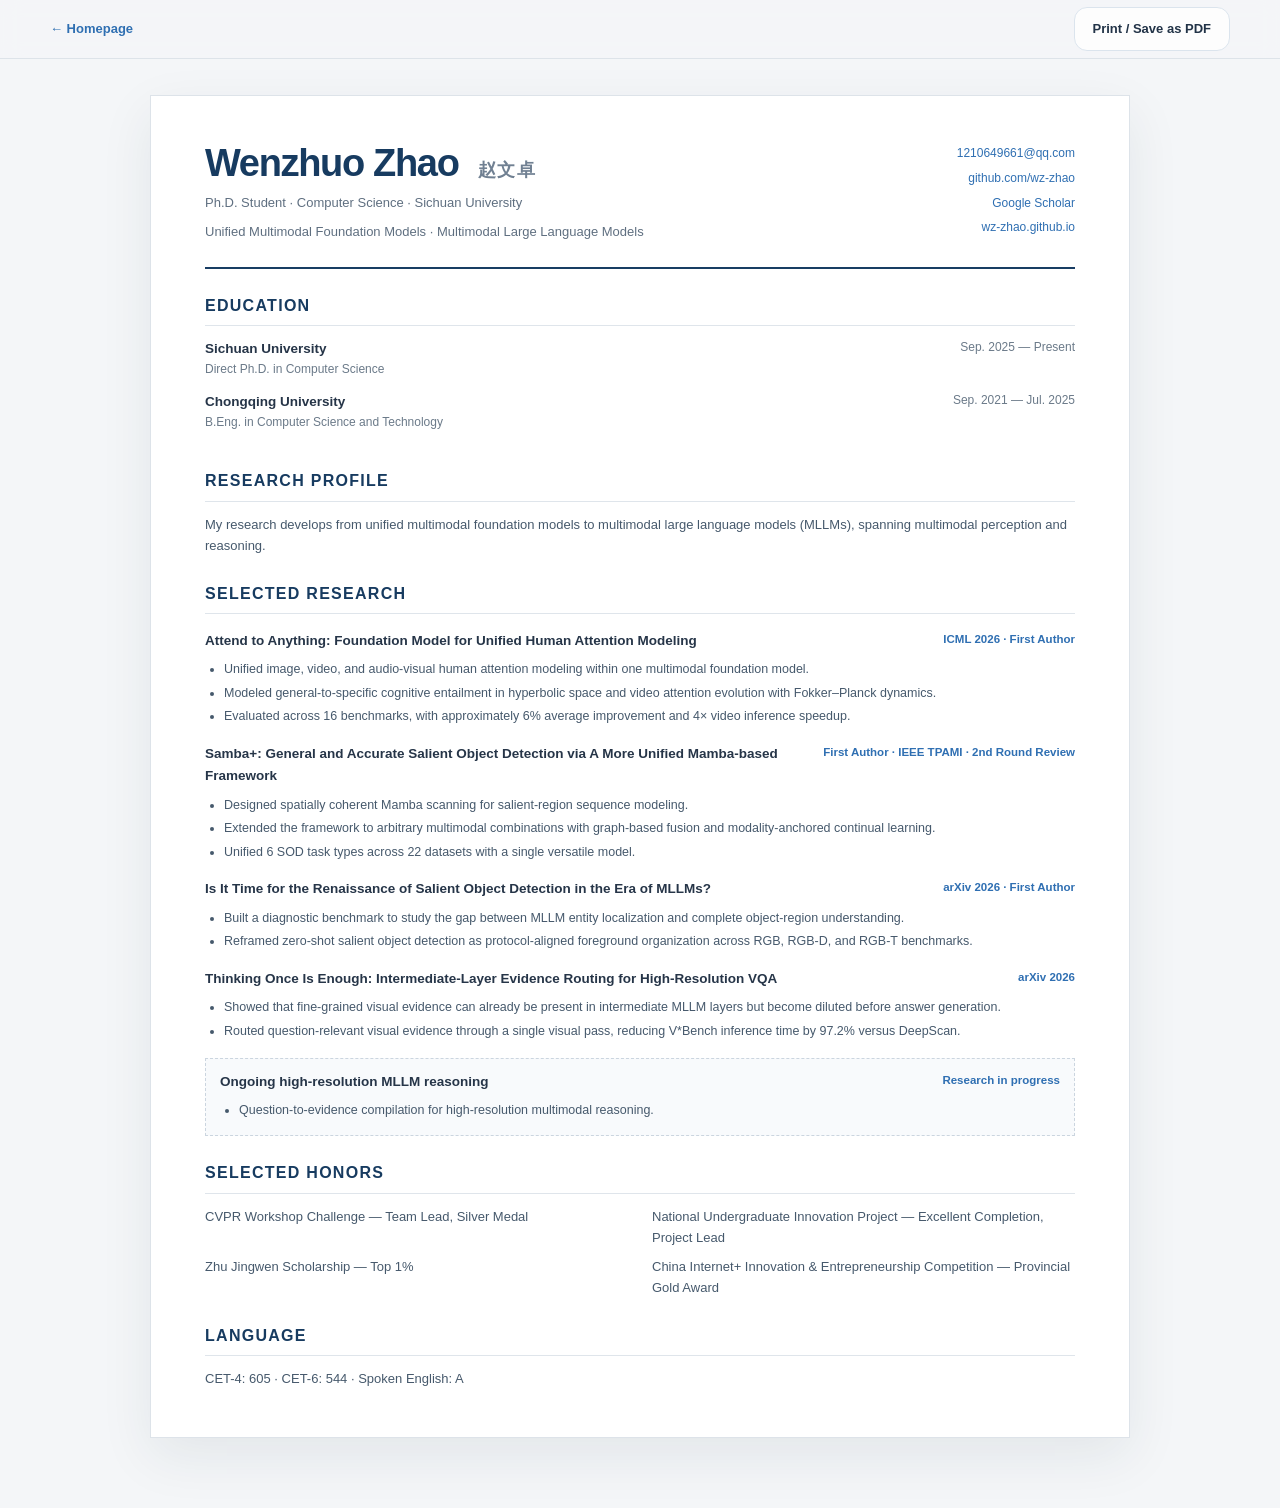
<file: cv.html>
<!doctype html>
<html lang="en">
<head>
  <meta charset="utf-8" />
  <meta name="viewport" content="width=device-width, initial-scale=1" />
  <meta name="robots" content="index,follow" />
  <meta name="description" content="Public CV of Wenzhuo Zhao, Ph.D. student at Sichuan University working on unified multimodal foundation models and multimodal large language models." />
  <title>Wenzhuo Zhao | Public CV</title>
  <link rel="icon" href="assets/favicon.svg" type="image/svg+xml" />
  <link rel="stylesheet" href="assets/style.css" />
</head>
<body class="cv-page">
  <header class="cv-topbar no-print">
    <div class="section-shell cv-topbar-inner">
      <a href="index.html">← Homepage</a>
      <button class="button button-ghost" type="button" onclick="window.print()">Print / Save as PDF</button>
    </div>
  </header>
  <main class="cv-shell">
    <header class="cv-header">
      <div>
        <h1>Wenzhuo Zhao <span>赵文卓</span></h1>
        <p>Ph.D. Student · Computer Science · Sichuan University</p>
        <p class="cv-focus">Unified Multimodal Foundation Models · Multimodal Large Language Models</p>
      </div>
      <div class="cv-contact">
        <a href="mailto:1210649661@qq.com">1210649661@qq.com</a>
        <a href="https://github.com/wz-zhao">github.com/wz-zhao</a>
        <a href="https://scholar.google.co.jp/citations?user=dNzUUAoAAAAJ&hl=en&oi=ao">Google Scholar</a>
        <a href="https://wz-zhao.github.io/">wz-zhao.github.io</a>
      </div>
    </header>

    <section class="cv-section">
      <h2>Education</h2>
      <div class="cv-row"><div><strong>Sichuan University</strong><span>Direct Ph.D. in Computer Science</span></div><time>Sep. 2025 — Present</time></div>
      <div class="cv-row"><div><strong>Chongqing University</strong><span>B.Eng. in Computer Science and Technology</span></div><time>Sep. 2021 — Jul. 2025</time></div>
    </section>

    <section class="cv-section">
      <h2>Research Profile</h2>
      <p>My research develops from unified multimodal foundation models to multimodal large language models (MLLMs), spanning multimodal perception and reasoning.</p>
    </section>

    <section class="cv-section">
      <h2>Selected Research</h2>
      <article class="cv-work">
        <div class="cv-work-head"><strong>Attend to Anything: Foundation Model for Unified Human Attention Modeling</strong><span>ICML 2026 · First Author</span></div>
        <ul>
          <li>Unified image, video, and audio-visual human attention modeling within one multimodal foundation model.</li>
          <li>Modeled general-to-specific cognitive entailment in hyperbolic space and video attention evolution with Fokker–Planck dynamics.</li>
          <li>Evaluated across 16 benchmarks, with approximately 6% average improvement and 4× video inference speedup.</li>
        </ul>
      </article>
      <article class="cv-work">
        <div class="cv-work-head"><strong>Samba+: General and Accurate Salient Object Detection via A More Unified Mamba-based Framework</strong><span>First Author · IEEE TPAMI · 2nd Round Review</span></div>
        <ul>
          <li>Designed spatially coherent Mamba scanning for salient-region sequence modeling.</li>
          <li>Extended the framework to arbitrary multimodal combinations with graph-based fusion and modality-anchored continual learning.</li>
          <li>Unified 6 SOD task types across 22 datasets with a single versatile model.</li>
        </ul>
      </article>
      <article class="cv-work">
        <div class="cv-work-head"><strong>Is It Time for the Renaissance of Salient Object Detection in the Era of MLLMs?</strong><span>arXiv 2026 · First Author</span></div>
        <ul>
          <li>Built a diagnostic benchmark to study the gap between MLLM entity localization and complete object-region understanding.</li>
          <li>Reframed zero-shot salient object detection as protocol-aligned foreground organization across RGB, RGB-D, and RGB-T benchmarks.</li>
        </ul>
      </article>
      <article class="cv-work">
        <div class="cv-work-head"><strong>Thinking Once Is Enough: Intermediate-Layer Evidence Routing for High-Resolution VQA</strong><span>arXiv 2026</span></div>
        <ul>
          <li>Showed that fine-grained visual evidence can already be present in intermediate MLLM layers but become diluted before answer generation.</li>
          <li>Routed question-relevant visual evidence through a single visual pass, reducing V*Bench inference time by 97.2% versus DeepScan.</li>
        </ul>
      </article>
      <article class="cv-work cv-work-private">
        <div class="cv-work-head"><strong>Ongoing high-resolution MLLM reasoning</strong><span>Research in progress</span></div>
        <ul>
          <li>Question-to-evidence compilation for high-resolution multimodal reasoning.</li>
        </ul>
      </article>
    </section>

    <section class="cv-section">
      <h2>Selected Honors</h2>
      <div class="cv-two-col">
        <p>CVPR Workshop Challenge — Team Lead, Silver Medal</p>
        <p>National Undergraduate Innovation Project — Excellent Completion, Project Lead</p>
        <p>Zhu Jingwen Scholarship — Top 1%</p>
        <p>China Internet+ Innovation & Entrepreneurship Competition — Provincial Gold Award</p>
      </div>
    </section>

    <section class="cv-section cv-last">
      <h2>Language</h2>
      <p>CET-4: 605 · CET-6: 544 · Spoken English: A</p>
    </section>
  </main>
</body>
</html>
</file>
<file: assets/style.css>
:root {
  --bg: #f7f9fc;
  --bg-soft: #eef3f8;
  --surface: rgba(255,255,255,.80);
  --surface-solid: #ffffff;
  --text: #223347;
  --muted: #68788a;
  --navy: #12385d;
  --blue: #2f6fb2;
  --cyan: #1e8da4;
  --blue-soft: #eaf2fb;
  --line: #dbe4ed;
  --shadow: 0 18px 55px rgba(26, 55, 86, .10);
  --radius: 22px;
  --max: 1180px;
}

:root[data-theme="dark"] {
  --bg: #0c111b;
  --bg-soft: #121a27;
  --surface: rgba(19, 28, 42, .86);
  --surface-solid: #131c2a;
  --text: #e6edf5;
  --muted: #9aabba;
  --navy: #f4f7fb;
  --blue: #7fb3ee;
  --cyan: #55c6d9;
  --blue-soft: #15273b;
  --line: #293649;
  --shadow: 0 20px 60px rgba(0,0,0,.34);
}

* { box-sizing: border-box; }
html { scroll-behavior: smooth; scroll-padding-top: 90px; }
body {
  margin: 0;
  background: var(--bg);
  color: var(--text);
  font-family: Inter, ui-sans-serif, -apple-system, BlinkMacSystemFont, "Segoe UI", "PingFang SC", "Microsoft YaHei", sans-serif;
  line-height: 1.65;
  text-rendering: optimizeLegibility;
  -webkit-font-smoothing: antialiased;
}
a { color: inherit; text-decoration: none; }
a:focus-visible, button:focus-visible { outline: 3px solid color-mix(in srgb, var(--blue) 70%, white); outline-offset: 3px; }
button, input { font: inherit; }
::selection { background: color-mix(in srgb, var(--blue) 28%, transparent); }

.skip-link { position: fixed; left: 16px; top: 12px; z-index: 100; transform: translateY(-150%); padding: 9px 12px; border-radius: 10px; background: var(--navy); color: var(--bg); font-weight: 800; }
.skip-link:focus { transform: none; }
.page-glow { position: fixed; width: 44vw; height: 44vw; border-radius: 50%; filter: blur(90px); pointer-events: none; z-index: -1; opacity: .38; }
.page-glow-a { left: -18vw; top: -14vw; background: #c9def3; }
.page-glow-b { right: -20vw; top: 18vh; background: #cceeed; opacity: .30; }
:root[data-theme="dark"] .page-glow { opacity: .10; }

.section-shell, .nav-shell { width: min(calc(100% - 48px), var(--max)); margin-inline: auto; }
.site-header { position: sticky; top: 0; z-index: 40; border-bottom: 1px solid color-mix(in srgb, var(--line) 82%, transparent); background: color-mix(in srgb, var(--bg) 86%, transparent); backdrop-filter: blur(16px); -webkit-backdrop-filter: blur(16px); }
.nav-shell { min-height: 66px; display: flex; align-items: center; justify-content: space-between; gap: 24px; }
.brand { display: inline-flex; align-items: center; gap: 10px; font-size: 13px; font-weight: 800; color: var(--navy); white-space: nowrap; }
.brand-mark { display: grid; place-items: center; width: 30px; height: 30px; border-radius: 10px; background: var(--navy); color: var(--bg); font-size: 11px; letter-spacing: -.03em; box-shadow: 0 6px 16px rgba(18,56,93,.16); }
.nav-links { display: flex; align-items: center; gap: 26px; margin-left: auto; }
.nav-links a { color: var(--muted); font-size: 12.5px; font-weight: 720; transition: color .2s ease; }
.nav-links a:hover, .nav-links a.active { color: var(--blue); }
.nav-actions { display: flex; align-items: center; gap: 8px; }
.nav-cv { min-height: 34px; display: inline-flex; align-items: center; padding: 0 11px; border: 1px solid var(--line); border-radius: 10px; color: var(--text); font-size: 12px; font-weight: 800; background: var(--surface); }
.theme-toggle, .menu-toggle { border: 1px solid var(--line); background: var(--surface); color: var(--text); cursor: pointer; }
.theme-toggle { width: 36px; height: 36px; border-radius: 11px; display: grid; place-items: center; }
.theme-moon { display: none; }
:root[data-theme="dark"] .theme-sun { display: none; }
:root[data-theme="dark"] .theme-moon { display: inline; }
.menu-toggle { display: none; width: 38px; height: 38px; border-radius: 11px; padding: 9px; }
.menu-toggle span { display: block; height: 2px; margin: 4px 0; border-radius: 5px; background: var(--text); transition: .2s ease; }
.menu-toggle[aria-expanded="true"] span:nth-child(1) { transform: translateY(6px) rotate(45deg); }
.menu-toggle[aria-expanded="true"] span:nth-child(2) { opacity: 0; }
.menu-toggle[aria-expanded="true"] span:nth-child(3) { transform: translateY(-6px) rotate(-45deg); }
.mobile-nav { display: none; width: min(calc(100% - 32px), var(--max)); margin: 0 auto 12px; padding: 8px; border: 1px solid var(--line); border-radius: 16px; background: var(--surface-solid); box-shadow: var(--shadow); }
.mobile-nav.open { display: grid; }
.mobile-nav a { padding: 10px 12px; border-radius: 10px; color: var(--muted); font-size: 13px; font-weight: 750; }
.mobile-nav a:hover { background: var(--blue-soft); color: var(--blue); }

.hero { min-height: 690px; display: grid; grid-template-columns: minmax(0, 1.55fr) minmax(300px, .68fr); align-items: center; gap: 68px; padding-top: 88px; padding-bottom: 70px; }
.hero-copy { max-width: 810px; }
.availability { width: fit-content; display: inline-flex; align-items: center; gap: 8px; margin-bottom: 20px; padding: 7px 10px; border: 1px solid color-mix(in srgb, var(--cyan) 25%, var(--line)); border-radius: 999px; background: color-mix(in srgb, var(--surface-solid) 82%, transparent); color: var(--muted); font-size: 12px; font-weight: 760; }
.pulse-dot { width: 8px; height: 8px; border-radius: 50%; background: #29a56c; box-shadow: 0 0 0 5px rgba(41,165,108,.12); }
.eyebrow, .section-kicker, .mini-label { margin: 0; color: var(--blue); font-size: 11px; font-weight: 850; letter-spacing: .16em; }
.hero h1 { margin: 12px 0 8px; color: var(--navy); font-size: clamp(58px, 8vw, 94px); line-height: .96; letter-spacing: -.055em; }
.cn-name { display: block; margin-top: 14px; color: var(--muted); font-size: .22em; font-weight: 650; letter-spacing: .12em; }
.hero-role { margin: 0 0 18px; color: var(--blue); font-size: 15px; font-weight: 760; }
.hero-lead { max-width: 760px; margin: 0; color: var(--muted); font-size: clamp(17px, 2vw, 20px); line-height: 1.72; }
.hero-lead strong { color: var(--text); }
.hero-actions { display: flex; flex-wrap: wrap; gap: 10px; margin-top: 28px; }
.button { display: inline-flex; align-items: center; justify-content: center; gap: 8px; min-height: 44px; padding: 0 18px; border-radius: 13px; border: 1px solid transparent; font-weight: 760; font-size: 13px; transition: .2s ease; cursor: pointer; }
.button-primary { background: var(--navy); color: var(--bg); }
.button-primary:hover { color: var(--bg); transform: translateY(-1px); box-shadow: 0 10px 30px rgba(28,75,119,.18); }
.button-ghost { border-color: var(--line); background: var(--surface); color: var(--text); }
.button-ghost:hover { transform: translateY(-1px); border-color: var(--blue); color: var(--blue); }
.hero-tags { display: flex; flex-wrap: wrap; gap: 8px; margin-top: 22px; }
.hero-tags span, .research-pills span { border: 1px solid var(--line); background: color-mix(in srgb, var(--surface-solid) 70%, transparent); border-radius: 999px; padding: 7px 10px; color: var(--muted); font-size: 11.5px; font-weight: 680; }
.hero-card { background: linear-gradient(160deg, color-mix(in srgb, var(--surface-solid) 94%, transparent), color-mix(in srgb, var(--blue-soft) 58%, var(--surface-solid))); border: 1px solid var(--line); border-radius: 30px; padding: 18px; box-shadow: var(--shadow); transform: rotate(.6deg); }
.avatar-wrap { position: relative; aspect-ratio: 1 / .82; overflow: hidden; border-radius: 22px; background: var(--bg-soft); }
.avatar { width: 100%; height: 100%; object-fit: cover; }
.avatar-fallback { display: none; width: 100%; height: 100%; place-items: center; font-size: 64px; font-weight: 880; letter-spacing: -.06em; color: var(--blue); }
.hero-card-body { padding: 18px 8px 4px; }
.stat-row { display: flex; align-items: baseline; justify-content: space-between; gap: 18px; padding: 10px 0; border-bottom: 1px solid var(--line); font-size: 12.5px; }
.stat-row:last-child { border-bottom: 0; }
.stat-row span { color: var(--muted); }
.stat-row strong { text-align: right; color: var(--text); }

.proof-bar { display: grid; grid-template-columns: repeat(4, 1fr); gap: 1px; margin-top: -20px; border: 1px solid var(--line); border-radius: 20px; overflow: hidden; background: var(--line); box-shadow: 0 10px 28px rgba(25,55,85,.05); }
.proof-bar div { padding: 18px 20px; background: var(--surface-solid); }
.proof-bar strong, .proof-bar span { display: block; }
.proof-bar strong { color: var(--navy); font-size: 20px; letter-spacing: -.02em; }
.proof-bar span { color: var(--muted); font-size: 11px; }

.content-section { padding-top: 96px; }
.section-heading { display: flex; align-items: flex-start; gap: 16px; margin-bottom: 26px; }
.section-index { color: var(--cyan); font-size: 11px; font-weight: 850; letter-spacing: .14em; margin-top: 8px; }
.section-heading h2, .contact-section h2 { margin: 0; color: var(--navy); font-size: clamp(32px, 4.2vw, 50px); line-height: 1.06; letter-spacing: -.04em; }
.section-heading .section-kicker { margin-bottom: 5px; }
.card { background: var(--surface); border: 1px solid var(--line); border-radius: var(--radius); box-shadow: 0 8px 30px rgba(20,48,76,.035); }

.about-grid { display: grid; grid-template-columns: 1.2fr .8fr; gap: 18px; }
.about-copy { padding: 30px; font-size: 16.5px; }
.about-copy p:first-child { margin-top: 0; }
.about-copy p:last-child { margin-bottom: 0; }
.about-copy strong { color: var(--navy); }
.education-stack { display: grid; gap: 14px; }
.education-item { padding: 22px 24px; }
.education-item h3 { margin: 4px 0; color: var(--navy); font-size: 19px; }
.education-item p { margin: 0; color: var(--muted); font-size: 13px; }
.edu-year { color: var(--blue); font-size: 11px; font-weight: 850; letter-spacing: .05em; }

.trajectory { display: grid; grid-template-columns: 1fr 44px 1fr 44px 1fr; align-items: stretch; gap: 0; }
.trajectory-two { grid-template-columns: 1fr 56px 1fr; }
.trajectory-step { padding: 26px 24px; min-height: 286px; position: relative; overflow: hidden; }
.trajectory-step::after { content: ""; position: absolute; width: 150px; height: 150px; border-radius: 50%; right: -55px; bottom: -65px; background: var(--blue-soft); opacity: .55; }
.step-label { color: var(--cyan); font-size: 10.5px; font-weight: 900; letter-spacing: .13em; }
.trajectory-step h3 { margin: 34px 0 10px; color: var(--navy); font-size: 21px; line-height: 1.2; }
.trajectory-step p { margin: 0; color: var(--muted); font-size: 13.5px; }
.step-work { position: absolute; left: 24px; right: 24px; bottom: 22px; z-index: 1; color: var(--blue); font-size: 11.5px; font-weight: 780; }
.trajectory-arrow { display: grid; place-items: center; color: var(--line); font-size: 26px; }
.research-note { display: flex; align-items: center; gap: 18px; margin-top: 16px; padding: 19px 22px; }
.research-note-tag { flex: 0 0 auto; padding: 5px 8px; border-radius: 8px; background: var(--blue-soft); color: var(--blue); font-size: 10px; font-weight: 900; letter-spacing: .12em; }
.research-note p { margin: 0; color: var(--muted); font-size: 13.5px; }
.research-note strong { color: var(--text); }

.timeline { padding: 8px 26px; }
.timeline-item { display: grid; grid-template-columns: 110px 1fr; gap: 22px; padding: 19px 0; border-bottom: 1px solid var(--line); }
.timeline-item:last-child { border-bottom: 0; }
.timeline time { color: var(--blue); font-size: 12px; font-weight: 850; }
.timeline p { margin: 0; color: var(--muted); font-size: 14px; }
.timeline strong { color: var(--text); }

.publication-list { display: grid; gap: 18px; }
.publication { display: grid; grid-template-columns: 350px 1fr; overflow: hidden; }
.pub-figure { background: #fff; min-height: 290px; display: grid; place-items: center; overflow: hidden; border-right: 1px solid var(--line); }
.pub-figure img { width: 100%; height: 100%; object-fit: contain; object-position: center; padding: 12px; transition: transform .35s ease; }
.publication:hover .pub-figure img { transform: scale(1.018); }
.pub-content { padding: 26px 28px; }
.pub-meta { display: flex; justify-content: space-between; align-items: center; gap: 10px; color: var(--muted); font-size: 11.5px; font-weight: 740; }
.venue-badge { color: var(--blue); background: var(--blue-soft); padding: 5px 8px; border-radius: 8px; }
.pub-content h3 { margin: 14px 0 8px; color: var(--navy); font-size: 23px; line-height: 1.2; letter-spacing: -.02em; }
.authors { margin: 0 0 12px; color: var(--muted); font-size: 13px; }
.authors strong { color: var(--text); }
.pub-summary { margin: 0; color: var(--muted); font-size: 13.5px; }
.metric-strip { display: flex; flex-wrap: wrap; gap: 8px; margin: 18px 0; }
.metric-strip span { padding: 6px 9px; border: 1px solid var(--line); border-radius: 10px; color: var(--muted); font-size: 11.5px; }
.metric-strip strong { color: var(--text); }
.pub-links { display: flex; gap: 14px; }
.pub-links a { color: var(--blue); font-size: 12px; font-weight: 850; }
.ongoing { margin-top: 18px; padding: 26px 28px; }
.ongoing-head { display: flex; align-items: flex-start; justify-content: space-between; gap: 18px; }
.ongoing h3 { margin: 2px 0 18px; color: var(--navy); font-size: 23px; }
.privacy-badge { flex: 0 0 auto; padding: 6px 9px; border-radius: 999px; border: 1px solid var(--line); color: var(--muted); font-size: 10.5px; font-weight: 760; }
.ongoing-grid { display: grid; grid-template-columns: repeat(3, 1fr); gap: 12px; }
.ongoing-grid div { padding: 17px; border: 1px solid var(--line); border-radius: 16px; background: color-mix(in srgb, var(--surface-solid) 65%, transparent); }
.ongoing-grid strong, .ongoing-grid span { display: block; }
.ongoing-grid strong { color: var(--text); font-size: 13.5px; margin-bottom: 7px; }
.ongoing-grid span { color: var(--muted); font-size: 12.5px; }
.confidential-note { margin: 14px 0 0; color: var(--muted); font-size: 11px; }

.github-grid { display: grid; grid-template-columns: repeat(2, 1fr); gap: 16px; }
.repo-card { padding: 24px; transition: transform .2s ease, border-color .2s ease, box-shadow .2s ease; }
.repo-card:hover { transform: translateY(-2px); border-color: color-mix(in srgb, var(--blue) 45%, var(--line)); box-shadow: var(--shadow); }
.repo-top { display: flex; justify-content: space-between; color: var(--muted); font-size: 11px; }
.repo-icon { color: var(--blue); font-size: 22px; }
.repo-label { padding-top: 4px; }
.repo-card h3 { margin: 22px 0 9px; color: var(--navy); font-size: 20px; }
.repo-card p { min-height: 48px; margin: 0; color: var(--muted); font-size: 13px; }
.repo-stats { display: flex; flex-wrap: wrap; gap: 18px; margin-top: 20px; padding-top: 14px; border-top: 1px solid var(--line); color: var(--muted); font-size: 11.5px; }
.repo-stats b { color: var(--text); }
.repo-language::before { content: ""; display: inline-block; width: 8px; height: 8px; margin-right: 6px; border-radius: 50%; background: var(--cyan); }

.honors-grid { display: grid; grid-template-columns: repeat(2, 1fr); gap: 14px; }
.honor-item { display: flex; align-items: flex-start; gap: 18px; padding: 20px 22px; }
.honor-item span { color: var(--cyan); font-size: 11px; font-weight: 900; padding-top: 3px; }
.honor-item p { margin: 0; color: var(--muted); font-size: 13.5px; }

.contact-section { margin-top: 92px; margin-bottom: 48px; padding: 38px 40px; display: flex; align-items: center; justify-content: space-between; gap: 40px; border-radius: 30px; background: linear-gradient(135deg, var(--navy), color-mix(in srgb, var(--navy) 78%, #2b7f8d)); color: var(--bg); box-shadow: var(--shadow); }
.contact-section .section-kicker { color: #a7d1f5; }
.contact-section h2 { max-width: 760px; color: #fff; font-size: clamp(28px, 4vw, 42px); }
.contact-copy { max-width: 720px; margin: 14px 0 0; color: rgba(255,255,255,.72); font-size: 13.5px; }
.contact-actions { display: flex; flex-direction: column; gap: 10px; min-width: 250px; }
.contact-section .button-primary { background: #fff; color: #112d49; }
.contact-section .button-ghost { border-color: rgba(255,255,255,.3); color: #fff; background: rgba(255,255,255,.08); }
.contact-section .button-ghost:hover { color: #fff; border-color: rgba(255,255,255,.7); }
.site-footer { display: flex; justify-content: space-between; gap: 20px; padding: 22px 0 36px; border-top: 1px solid var(--line); color: var(--muted); font-size: 11px; }

.reveal { opacity: 0; transform: translateY(14px); transition: opacity .55s ease, transform .55s ease; }
.reveal.is-visible { opacity: 1; transform: none; }

/* Public CV */
.cv-page { background: #f4f6f8; color: #263548; }
.cv-topbar { position: sticky; top: 0; z-index: 20; background: rgba(244,246,248,.9); backdrop-filter: blur(10px); border-bottom: 1px solid #dde3e9; }
.cv-topbar-inner { min-height: 58px; display: flex; align-items: center; justify-content: space-between; }
.cv-topbar a { color: #2f6fb2; font-size: 13px; font-weight: 800; }
.cv-shell { width: min(calc(100% - 32px), 980px); margin: 36px auto 70px; padding: 48px 54px; background: #fff; border: 1px solid #dde3e9; box-shadow: 0 18px 50px rgba(23,46,69,.08); }
.cv-header { display: flex; justify-content: space-between; align-items: flex-start; gap: 32px; padding-bottom: 24px; border-bottom: 2px solid #183d63; }
.cv-header h1 { margin: 0; color: #173b60; font-size: 38px; line-height: 1.05; letter-spacing: -.035em; }
.cv-header h1 span { display: inline-block; margin-left: 10px; color: #708092; font-size: 18px; font-weight: 650; letter-spacing: .08em; }
.cv-header p { margin: 8px 0 0; color: #5f6f80; font-size: 13px; }
.cv-focus { max-width: 600px; }
.cv-contact { display: grid; gap: 5px; text-align: right; font-size: 12px; }
.cv-contact a { color: #2f6fb2; }
.cv-section { padding: 24px 0 0; }
.cv-section h2 { margin: 0 0 12px; color: #173b60; font-size: 16px; text-transform: uppercase; letter-spacing: .08em; border-bottom: 1px solid #dfe5eb; padding-bottom: 6px; }
.cv-section p { margin: 0; color: #46596c; font-size: 13px; }
.cv-row { display: flex; justify-content: space-between; gap: 28px; margin-bottom: 11px; }
.cv-row div { display: grid; }
.cv-row strong { color: #263548; font-size: 13.5px; }
.cv-row span, .cv-row time { color: #6b7a89; font-size: 12px; }
.cv-row time { flex: 0 0 auto; }
.cv-work { margin-top: 16px; }
.cv-work-head { display: flex; justify-content: space-between; gap: 20px; }
.cv-work-head strong { color: #263548; font-size: 13.5px; }
.cv-work-head span { flex: 0 0 auto; color: #2f6fb2; font-size: 11.5px; font-weight: 800; }
.cv-work ul { margin: 7px 0 0; padding-left: 19px; color: #46596c; font-size: 12.5px; }
.cv-work li { margin: 3px 0; }
.cv-work-private { padding: 12px 14px; border: 1px dashed #cbd5df; background: #f8fafc; }
.cv-two-col { display: grid; grid-template-columns: 1fr 1fr; gap: 7px 24px; }
.cv-last { padding-bottom: 0; }

@media (max-width: 980px) {
  .nav-links { display: none; }
  .menu-toggle { display: block; }
  .hero { grid-template-columns: 1fr; gap: 30px; min-height: auto; padding-top: 70px; }
  .hero-card { max-width: 560px; transform: none; }
  .proof-bar { grid-template-columns: repeat(2, 1fr); }
  .about-grid { grid-template-columns: 1fr; }
  .trajectory { grid-template-columns: 1fr; gap: 12px; }
  .trajectory-arrow { display: none; }
  .trajectory-step { min-height: 238px; }
  .publication { grid-template-columns: 1fr; }
  .pub-figure { min-height: 260px; border-right: 0; border-bottom: 1px solid var(--line); }
  .ongoing-grid { grid-template-columns: 1fr; }
  .github-grid, .honors-grid { grid-template-columns: 1fr; }
  .contact-section { flex-direction: column; align-items: flex-start; }
  .contact-actions { width: 100%; min-width: 0; }
}

@media (max-width: 620px) {
  .section-shell, .nav-shell { width: min(calc(100% - 24px), var(--max)); }
  .brand-name, .nav-cv { display: none; }
  .hero { padding-top: 52px; padding-bottom: 48px; }
  .hero h1 { font-size: 54px; }
  .hero-lead { font-size: 16px; }
  .availability { font-size: 11px; }
  .proof-bar { margin-top: 0; grid-template-columns: 1fr 1fr; }
  .proof-bar div { padding: 14px; }
  .content-section { padding-top: 68px; }
  .section-heading { margin-bottom: 20px; }
  .section-heading h2 { font-size: 34px; }
  .about-copy { padding: 22px; font-size: 15px; }
  .research-note { align-items: flex-start; flex-direction: column; gap: 8px; }
  .timeline { padding: 4px 18px; }
  .timeline-item { grid-template-columns: 1fr; gap: 4px; }
  .pub-content { padding: 22px; }
  .pub-meta, .ongoing-head { align-items: flex-start; flex-direction: column; }
  .pub-content h3 { font-size: 20px; }
  .privacy-badge { margin-top: -10px; }
  .contact-section { width: calc(100% - 24px); padding: 28px 22px; margin-top: 68px; }
  .site-footer { flex-direction: column; }
  .cv-shell { width: 100%; margin: 0; border: 0; box-shadow: none; padding: 28px 22px 44px; }
  .cv-header { flex-direction: column; }
  .cv-contact { text-align: left; }
  .cv-row, .cv-work-head { flex-direction: column; gap: 2px; }
  .cv-two-col { grid-template-columns: 1fr; }
}

@media print {
  .no-print { display: none !important; }
  .cv-page { background: #fff; }
  .cv-shell { width: auto; margin: 0; padding: 0; border: 0; box-shadow: none; }
  .cv-header h1 { font-size: 28px; }
  .cv-section { break-inside: avoid; }
  @page { size: A4; margin: 14mm; }
}

@media (prefers-reduced-motion: reduce) {
  html { scroll-behavior: auto; }
  .reveal { opacity: 1; transform: none; transition: none; }
  .pub-figure img, .button, .repo-card { transition: none; }
}

/* Public arXiv preprints */
.preprint-grid { display: grid; grid-template-columns: repeat(2, minmax(0, 1fr)); gap: 18px; margin-top: 18px; }
.preprint-card { padding: 24px 26px; }
.preprint-card h3 { margin: 14px 0 8px; color: var(--navy); font-size: 19px; line-height: 1.28; letter-spacing: -.015em; }
.preprint-card .authors { margin-bottom: 10px; }
.preprint-card .metric-strip { margin-bottom: 14px; }
.ongoing-grid-single { grid-template-columns: 1fr; }
@media (max-width: 820px) { .preprint-grid { grid-template-columns: 1fr; } }

.preprint-figure {
  width: 100%;
  height: 180px;
  object-fit: cover;
  border-radius: 14px;
  margin-bottom: 18px;
}

/* V7: compact academic hero + unified publication rows */
.academic-hero {
  min-height: 470px;
  grid-template-columns: minmax(0, 1fr) 170px;
  gap: 72px;
  padding-top: 82px;
  padding-bottom: 62px;
  border-bottom: 1px solid var(--line);
}
.academic-hero .hero-copy { max-width: 850px; }
.academic-hero h1 {
  margin: 0 0 14px;
  font-size: clamp(52px, 6.8vw, 78px);
  line-height: 1;
  letter-spacing: -.052em;
}
.cn-name-inline {
  display: inline-block;
  margin-left: 15px;
  color: var(--muted);
  font-size: .28em;
  font-weight: 620;
  letter-spacing: .08em;
  vertical-align: .23em;
}
.academic-hero .hero-role {
  margin: 0 0 10px;
  color: var(--text);
  font-size: 15px;
  font-weight: 680;
}
.academic-hero .hero-lead {
  max-width: none;
  color: var(--muted);
  font-size: 17px;
  line-height: 1.55;
}
.hero-links {
  display: flex;
  flex-wrap: wrap;
  align-items: center;
  gap: 9px;
  margin-top: 22px;
  color: var(--muted);
  font-size: 13px;
  font-weight: 720;
}
.hero-links a { color: var(--blue); }
.hero-links a:hover { text-decoration: underline; text-underline-offset: 3px; }
.hero-links span { color: color-mix(in srgb, var(--muted) 50%, transparent); }
.hero-photo {
  width: 154px;
  aspect-ratio: 1;
  justify-self: end;
  overflow: hidden;
  border-radius: 50%;
  border: 1px solid var(--line);
  background: var(--bg-soft);
  box-shadow: 0 10px 30px rgba(20,48,76,.08);
}
.hero-photo img { width: 100%; height: 100%; object-fit: cover; }
.hero-photo-fallback { display: none; width: 100%; height: 100%; place-items: center; color: var(--blue); font-size: 38px; font-weight: 850; }

.unified-publications { gap: 20px; }
.unified-publications .publication {
  grid-template-columns: 320px minmax(0, 1fr);
  min-height: 250px;
  transition: border-color .2s ease, box-shadow .2s ease, transform .2s ease;
}
.unified-publications .publication:hover {
  transform: translateY(-1px);
  border-color: color-mix(in srgb, var(--blue) 35%, var(--line));
  box-shadow: 0 12px 34px rgba(20,48,76,.07);
}
.unified-publications .pub-figure {
  min-height: 250px;
  background: #fff;
}
.unified-publications .pub-figure img {
  padding: 18px;
  object-fit: contain;
}
.unified-publications .pub-content {
  display: flex;
  flex-direction: column;
  padding: 24px 27px 22px;
}
.unified-publications .pub-content h3 {
  margin-top: 12px;
  font-size: 21px;
  line-height: 1.24;
}
.unified-publications .authors { margin-bottom: 10px; font-size: 12.5px; }
.unified-publications .pub-summary { max-width: 790px; font-size: 13px; line-height: 1.62; }
.unified-publications .metric-strip { margin: 15px 0 13px; }
.unified-publications .pub-links { margin-top: auto; padding-top: 2px; }

@media (max-width: 980px) {
  .academic-hero { grid-template-columns: 1fr 132px; gap: 34px; padding-top: 68px; }
  .hero-photo { width: 126px; }
  .unified-publications .publication { grid-template-columns: 280px minmax(0, 1fr); }
}
@media (max-width: 760px) {
  .academic-hero { min-height: auto; grid-template-columns: 1fr; gap: 28px; padding-top: 52px; padding-bottom: 46px; }
  .academic-hero h1 { font-size: 50px; }
  .cn-name-inline { display: block; margin: 10px 0 0; font-size: .34em; vertical-align: 0; }
  .hero-photo { grid-row: 1; justify-self: start; width: 108px; }
  .unified-publications .publication { grid-template-columns: 1fr; }
  .unified-publications .pub-figure { min-height: 0; aspect-ratio: 16 / 9; border-right: 0; border-bottom: 1px solid var(--line); }
  .unified-publications .pub-content { padding: 21px 22px 20px; }
}


/* Google Scholar live citation count */
.scholar-link {
  display: inline-flex;
  align-items: baseline;
  gap: 0.28rem;
}
.scholar-cite-inline {
  color: var(--muted);
  font-size: 0.92em;
  font-weight: 500;
  white-space: nowrap;
}
.scholar-cite-inline strong {
  color: inherit;
  font-variant-numeric: tabular-nums;
}
.hero-links .scholar-link:hover .scholar-cite-inline {
  color: var(--blue);
}
</file>
